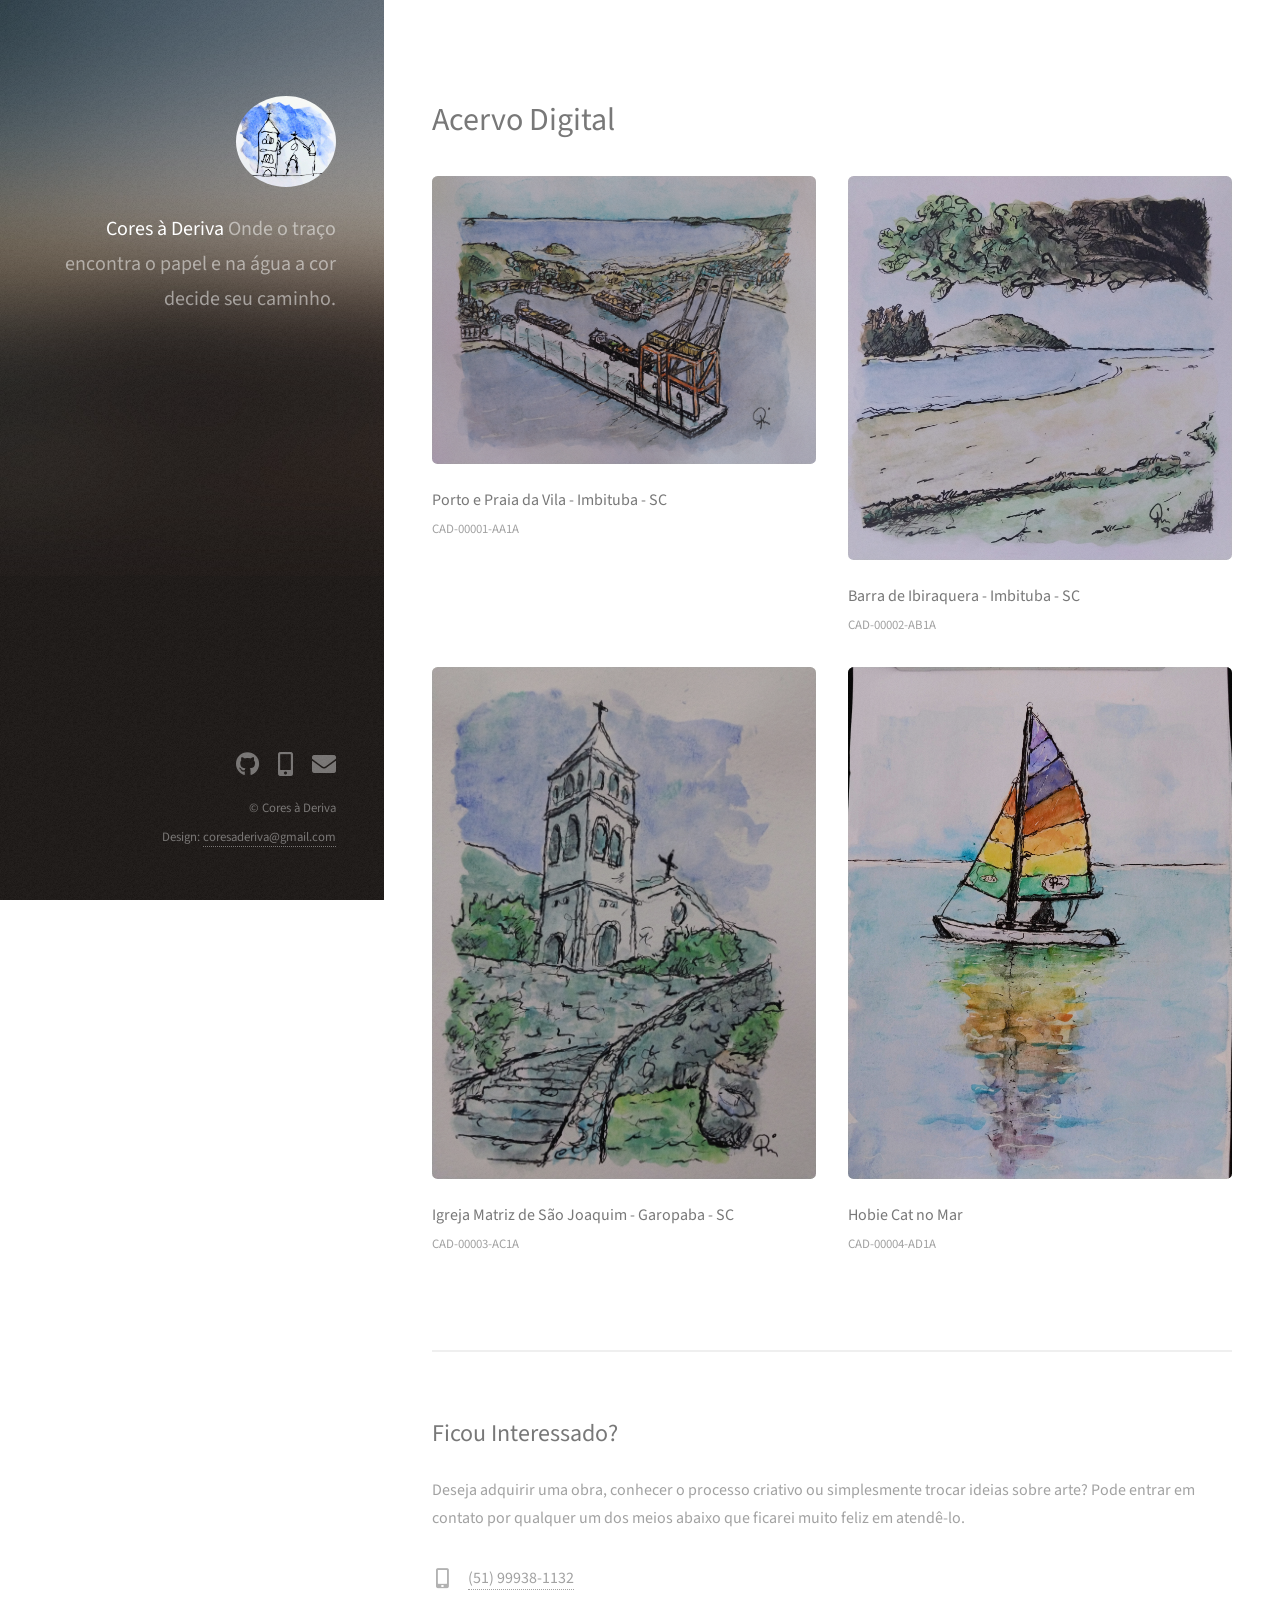
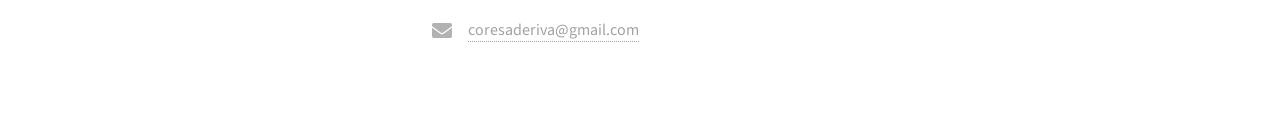
<file: acervo.html>
<!DOCTYPE HTML>
<html>
	<head>
		<title>Cores à Deriva</title>
		<meta charset="utf-8" />
		<meta name="viewport" content="width=device-width, initial-scale=1, user-scalable=no" />
		<link rel="stylesheet" href="assets/css/main.css" />
	</head>
	<body class="is-preload">

		<!-- Header -->
			<header id="header">
				<div class="inner">
					<a href="#" class="image avatar"><img src="images/avatar.jpg" alt="" /></a>
					<h1>
						<strong>Cores à Deriva</strong><br/>
						Onde o traço encontra o papel<br/>
						e na água a cor decide seu caminho.
					</h1>
				</div>
			</header>

		<!-- Main -->
			<div id="main">

				<!-- One -->
					<!--<section id="one">
						<header class="major">
							<h2>Acervo Digital</h2>
						</header>
						<p>
Este acervo constitui o registro documental da produção artística do estúdio. Reúne obras que materializam o encontro entre o traço e o papel, onde a água, em seu curso imprevisível, define os caminhos da cor. Mais que um arquivo, este espaço se propõe como testemunho de um processo criativo que dialoga com o acaso e o domínio técnico — um inventário poético da memória visual do ateliê.</p>
						<ul class="actions">
							<li><a href="#" class="button">Saber Mais</a></li>
						</ul>
					</section>-->

				<!-- Two -->
					<section id="two">
						<h1>Acervo Digital</h1>
						<div class="row">
							<article class="col-6 col-12-xsmall work-item">
								<a href="/obras/CAD-00001-AA1A.html" class="image fit thumb"><img src="images/thumbs/CAD-00001-AA1A.jpg" alt="" /></a>
								<h3>Porto e Praia da Vila - Imbituba - SC</h3>
								<p>CAD-00001-AA1A</p>
							</article>
							<article class="col-6 col-12-xsmall work-item">
								<a href="/obras/CAD-00002-AB1A.html" class="image fit thumb"><img src="images/thumbs/CAD-00002-AB1A.jpg" alt="" /></a>
								<h3>Barra de Ibiraquera - Imbituba - SC</h3>
								<p>CAD-00002-AB1A</p>
							</article>
							<article class="col-6 col-12-xsmall work-item">
								<a href="/obras/CAD-00003-AC1A.html" class="image fit thumb"><img src="images/thumbs/CAD-00003-AC1A.jpg" alt="" /></a>
								<h3>Igreja Matriz de São Joaquim - Garopaba - SC</h3>
								<p>CAD-00003-AC1A</p>
							</article>
							<article class="col-6 col-12-xsmall work-item">
								<a href="/obras/CAD-00004-AD1A.html" class="image fit thumb"><img src="images/thumbs/CAD-00004-AD1A.jpg" alt="" /></a>
								<h3>Hobie Cat no Mar</h3>
								<p>CAD-00004-AD1A</p>
							</article>
							<!--<article class="col-6 col-12-xsmall work-item">
								<a href="images/fulls/02.jpg" class="image fit thumb"><img src="images/thumbs/02.jpg" alt="" /></a>
								<h3>Ultricies lacinia interdum</h3>
								<p>Lorem ipsum dolor sit amet nisl sed nullam feugiat.</p>
							</article>
							<article class="col-6 col-12-xsmall work-item">
								<a href="images/fulls/03.jpg" class="image fit thumb"><img src="images/thumbs/03.jpg" alt="" /></a>
								<h3>Tortor metus commodo</h3>
								<p>Lorem ipsum dolor sit amet nisl sed nullam feugiat.</p>
							</article>
							<article class="col-6 col-12-xsmall work-item">
								<a href="images/fulls/04.jpg" class="image fit thumb"><img src="images/thumbs/04.jpg" alt="" /></a>
								<h3>Quam neque phasellus</h3>
								<p>Lorem ipsum dolor sit amet nisl sed nullam feugiat.</p>
							</article>
							<article class="col-6 col-12-xsmall work-item">
								<a href="images/fulls/05.jpg" class="image fit thumb"><img src="images/thumbs/05.jpg" alt="" /></a>
								<h3>Nunc enim commodo aliquet</h3>
								<p>Lorem ipsum dolor sit amet nisl sed nullam feugiat.</p>
							</article>
							<article class="col-6 col-12-xsmall work-item">
								<a href="images/fulls/06.jpg" class="image fit thumb"><img src="images/thumbs/06.jpg" alt="" /></a>
								<h3>Risus ornare lacinia</h3>
								<p>Lorem ipsum dolor sit amet nisl sed nullam feugiat.</p>
							</article>
						</div>
						<ul class="actions">
							<li><a href="#" class="button">Full Portfolio</a></li>
						</ul>-->
					</section>

				<!-- Three -->
					<section id="three">
						<h2>Ficou Interessado?</h2>
						<p>Deseja adquirir uma obra, conhecer o processo criativo ou simplesmente trocar ideias sobre arte? Pode entrar em contato por qualquer um dos meios abaixo que ficarei muito feliz em atendê-lo.</p>
						<div class="row">
							<!-- <div class="col-8 col-12-small">
								<form method="post" action="#">
									<div class="row gtr-uniform gtr-50">
										<div class="col-6 col-12-xsmall"><input type="text" name="name" id="name" placeholder="Name" /></div>
										<div class="col-6 col-12-xsmall"><input type="email" name="email" id="email" placeholder="Email" /></div>
										<div class="col-12"><textarea name="message" id="message" placeholder="Message" rows="4"></textarea></div>
									</div>
								</form>
								<ul class="actions">
									<li><input type="submit" value="Send Message" /></li>
								</ul>
							</div> -->
							<div class="col-4 col-12-small">
								<ul class="labeled-icons">
									<!-- <li>
										<h3 class="icon solid fa-home"><span class="label">Address</span></h3>
										1234 Somewhere Rd.<br />
										Nashville, TN 00000<br />
										United States
									</li> -->
									<li>
										<h3 class="icon solid fa-mobile-alt"><span class="label">WhatsApp</span></h3>
										<a href="https://wa.me/5551999381132">(51) 99938-1132</a>
									</li>
									<li>
										<h3 class="icon solid fa-envelope"><span class="label">Email</span></h3>
										<a href="mailto:coresaderiva@gmail.com">coresaderiva@gmail.com</a>
									</li>
								</ul>
							</div>
						</div>
					</section>

				<!-- Four -->
				<!--
					<section id="four">
						<h2>Elements</h2>

						<section>
							<h4>Text</h4>
							<p>This is <b>bold</b> and this is <strong>strong</strong>. This is <i>italic</i> and this is <em>emphasized</em>.
							This is <sup>superscript</sup> text and this is <sub>subscript</sub> text.
							This is <u>underlined</u> and this is code: <code>for (;;) { ... }</code>. Finally, <a href="#">this is a link</a>.</p>
							<hr />
							<header>
								<h4>Heading with a Subtitle</h4>
								<p>Lorem ipsum dolor sit amet nullam id egestas urna aliquam</p>
							</header>
							<p>Nunc lacinia ante nunc ac lobortis. Interdum adipiscing gravida odio porttitor sem non mi integer non faucibus ornare mi ut ante amet placerat aliquet. Volutpat eu sed ante lacinia sapien lorem accumsan varius montes viverra nibh in adipiscing blandit tempus accumsan.</p>
							<header>
								<h5>Heading with a Subtitle</h5>
								<p>Lorem ipsum dolor sit amet nullam id egestas urna aliquam</p>
							</header>
							<p>Nunc lacinia ante nunc ac lobortis. Interdum adipiscing gravida odio porttitor sem non mi integer non faucibus ornare mi ut ante amet placerat aliquet. Volutpat eu sed ante lacinia sapien lorem accumsan varius montes viverra nibh in adipiscing blandit tempus accumsan.</p>
							<hr />
							<h2>Heading Level 2</h2>
							<h3>Heading Level 3</h3>
							<h4>Heading Level 4</h4>
							<h5>Heading Level 5</h5>
							<h6>Heading Level 6</h6>
							<hr />
							<h5>Blockquote</h5>
							<blockquote>Fringilla nisl. Donec accumsan interdum nisi, quis tincidunt felis sagittis eget tempus euismod. Vestibulum ante ipsum primis in faucibus vestibulum. Blandit adipiscing eu felis iaculis volutpat ac adipiscing accumsan faucibus. Vestibulum ante ipsum primis in faucibus lorem ipsum dolor sit amet nullam adipiscing eu felis.</blockquote>
							<h5>Preformatted</h5>
							<pre><code>i = 0;

while (!deck.isInOrder()) {
print 'Iteration ' + i;
deck.shuffle();
i++;
}

print 'It took ' + i + ' iterations to sort the deck.';</code></pre>
						</section>

						<section>
							<h4>Lists</h4>
							<div class="row">
								<div class="col-6 col-12-xsmall">
									<h5>Unordered</h5>
									<ul>
										<li>Dolor pulvinar etiam magna etiam.</li>
										<li>Sagittis adipiscing lorem eleifend.</li>
										<li>Felis enim feugiat dolore viverra.</li>
									</ul>
									<h5>Alternate</h5>
									<ul class="alt">
										<li>Dolor pulvinar etiam magna etiam.</li>
										<li>Sagittis adipiscing lorem eleifend.</li>
										<li>Felis enim feugiat dolore viverra.</li>
									</ul>
								</div>
								<div class="col-6 col-12-xsmall">
									<h5>Ordered</h5>
									<ol>
										<li>Dolor pulvinar etiam magna etiam.</li>
										<li>Etiam vel felis at lorem sed viverra.</li>
										<li>Felis enim feugiat dolore viverra.</li>
										<li>Dolor pulvinar etiam magna etiam.</li>
										<li>Etiam vel felis at lorem sed viverra.</li>
										<li>Felis enim feugiat dolore viverra.</li>
									</ol>
									<h5>Icons</h5>
									<ul class="icons">
										<li><a href="#" class="icon brands fa-twitter"><span class="label">Twitter</span></a></li>
										<li><a href="#" class="icon brands fa-facebook-f"><span class="label">Facebook</span></a></li>
										<li><a href="#" class="icon brands fa-instagram"><span class="label">Instagram</span></a></li>
										<li><a href="#" class="icon brands fa-github"><span class="label">Github</span></a></li>
										<li><a href="#" class="icon brands fa-dribbble"><span class="label">Dribbble</span></a></li>
										<li><a href="#" class="icon brands fa-tumblr"><span class="label">Tumblr</span></a></li>
									</ul>
								</div>
							</div>
							<h5>Actions</h5>
							<ul class="actions">
								<li><a href="#" class="button primary">Default</a></li>
								<li><a href="#" class="button">Default</a></li>
							</ul>
							<ul class="actions small">
								<li><a href="#" class="button primary small">Small</a></li>
								<li><a href="#" class="button small">Small</a></li>
							</ul>
							<div class="row">
								<div class="col-6 col-12-small">
									<ul class="actions stacked">
										<li><a href="#" class="button primary">Default</a></li>
										<li><a href="#" class="button">Default</a></li>
									</ul>
								</div>
								<div class="col-6 col-12-small">
									<ul class="actions stacked">
										<li><a href="#" class="button primary small">Small</a></li>
										<li><a href="#" class="button small">Small</a></li>
									</ul>
								</div>
								<div class="col-6 col-12-small">
									<ul class="actions stacked">
										<li><a href="#" class="button primary fit">Default</a></li>
										<li><a href="#" class="button fit">Default</a></li>
									</ul>
								</div>
								<div class="col-6 col-12-small">
									<ul class="actions stacked">
										<li><a href="#" class="button primary small fit">Small</a></li>
										<li><a href="#" class="button small fit">Small</a></li>
									</ul>
								</div>
							</div>
						</section>

						<section>
							<h4>Table</h4>
							<h5>Default</h5>
							<div class="table-wrapper">
								<table>
									<thead>
										<tr>
											<th>Name</th>
											<th>Description</th>
											<th>Price</th>
										</tr>
									</thead>
									<tbody>
										<tr>
											<td>Item One</td>
											<td>Ante turpis integer aliquet porttitor.</td>
											<td>29.99</td>
										</tr>
										<tr>
											<td>Item Two</td>
											<td>Vis ac commodo adipiscing arcu aliquet.</td>
											<td>19.99</td>
										</tr>
										<tr>
											<td>Item Three</td>
											<td> Morbi faucibus arcu accumsan lorem.</td>
											<td>29.99</td>
										</tr>
										<tr>
											<td>Item Four</td>
											<td>Vitae integer tempus condimentum.</td>
											<td>19.99</td>
										</tr>
										<tr>
											<td>Item Five</td>
											<td>Ante turpis integer aliquet porttitor.</td>
											<td>29.99</td>
										</tr>
									</tbody>
									<tfoot>
										<tr>
											<td colspan="2"></td>
											<td>100.00</td>
										</tr>
									</tfoot>
								</table>
							</div>

							<h5>Alternate</h5>
							<div class="table-wrapper">
								<table class="alt">
									<thead>
										<tr>
											<th>Name</th>
											<th>Description</th>
											<th>Price</th>
										</tr>
									</thead>
									<tbody>
										<tr>
											<td>Item One</td>
											<td>Ante turpis integer aliquet porttitor.</td>
											<td>29.99</td>
										</tr>
										<tr>
											<td>Item Two</td>
											<td>Vis ac commodo adipiscing arcu aliquet.</td>
											<td>19.99</td>
										</tr>
										<tr>
											<td>Item Three</td>
											<td> Morbi faucibus arcu accumsan lorem.</td>
											<td>29.99</td>
										</tr>
										<tr>
											<td>Item Four</td>
											<td>Vitae integer tempus condimentum.</td>
											<td>19.99</td>
										</tr>
										<tr>
											<td>Item Five</td>
											<td>Ante turpis integer aliquet porttitor.</td>
											<td>29.99</td>
										</tr>
									</tbody>
									<tfoot>
										<tr>
											<td colspan="2"></td>
											<td>100.00</td>
										</tr>
									</tfoot>
								</table>
							</div>
						</section>

						<section>
							<h4>Buttons</h4>
							<ul class="actions">
								<li><a href="#" class="button primary">Primary</a></li>
								<li><a href="#" class="button">Default</a></li>
							</ul>
							<ul class="actions">
								<li><a href="#" class="button large">Large</a></li>
								<li><a href="#" class="button">Default</a></li>
								<li><a href="#" class="button small">Small</a></li>
							</ul>
							<ul class="actions fit">
								<li><a href="#" class="button primary fit">Fit</a></li>
								<li><a href="#" class="button fit">Fit</a></li>
							</ul>
							<ul class="actions fit small">
								<li><a href="#" class="button primary fit small">Fit + Small</a></li>
								<li><a href="#" class="button fit small">Fit + Small</a></li>
							</ul>
							<ul class="actions">
								<li><a href="#" class="button primary icon solid fa-download">Icon</a></li>
								<li><a href="#" class="button icon solid fa-download">Icon</a></li>
							</ul>
							<ul class="actions">
								<li><span class="button primary disabled">Primary</span></li>
								<li><span class="button disabled">Default</span></li>
							</ul>
						</section>

						<section>
							<h4>Form</h4>
							<form method="post" action="#">
								<div class="row gtr-uniform gtr-50">
									<div class="col-6 col-12-xsmall">
										<input type="text" name="demo-name" id="demo-name" value="" placeholder="Name" />
									</div>
									<div class="col-6 col-12-xsmall">
										<input type="email" name="demo-email" id="demo-email" value="" placeholder="Email" />
									</div>
									<div class="col-12">
										<select name="demo-category" id="demo-category">
											<option value="">- Category -</option>
											<option value="1">Manufacturing</option>
											<option value="1">Shipping</option>
											<option value="1">Administration</option>
											<option value="1">Human Resources</option>
										</select>
									</div>
									<div class="col-4 col-12-small">
										<input type="radio" id="demo-priority-low" name="demo-priority" checked>
										<label for="demo-priority-low">Low Priority</label>
									</div>
									<div class="col-4 col-12-small">
										<input type="radio" id="demo-priority-normal" name="demo-priority">
										<label for="demo-priority-normal">Normal Priority</label>
									</div>
									<div class="col-4 col-12-small">
										<input type="radio" id="demo-priority-high" name="demo-priority">
										<label for="demo-priority-high">High Priority</label>
									</div>
									<div class="col-6 col-12-small">
										<input type="checkbox" id="demo-copy" name="demo-copy">
										<label for="demo-copy">Email me a copy of this message</label>
									</div>
									<div class="col-6 col-12-small">
										<input type="checkbox" id="demo-human" name="demo-human" checked>
										<label for="demo-human">I am a human and not a robot</label>
									</div>
									<div class="col-12">
										<textarea name="demo-message" id="demo-message" placeholder="Enter your message" rows="6"></textarea>
									</div>
									<div class="col-12">
										<ul class="actions">
											<li><input type="submit" value="Send Message" class="primary" /></li>
											<li><input type="reset" value="Reset" /></li>
										</ul>
									</div>
								</div>
							</form>
						</section>

						<section>
							<h4>Image</h4>
							<h5>Fit</h5>
							<div class="box alt">
								<div class="row gtr-50 gtr-uniform">
									<div class="col-12"><span class="image fit"><img src="images/fulls/05.jpg" alt="" /></span></div>
									<div class="col-4"><span class="image fit"><img src="images/thumbs/01.jpg" alt="" /></span></div>
									<div class="col-4"><span class="image fit"><img src="images/thumbs/02.jpg" alt="" /></span></div>
									<div class="col-4"><span class="image fit"><img src="images/thumbs/03.jpg" alt="" /></span></div>
									<div class="col-4"><span class="image fit"><img src="images/thumbs/04.jpg" alt="" /></span></div>
									<div class="col-4"><span class="image fit"><img src="images/thumbs/05.jpg" alt="" /></span></div>
									<div class="col-4"><span class="image fit"><img src="images/thumbs/06.jpg" alt="" /></span></div>
									<div class="col-4"><span class="image fit"><img src="images/thumbs/03.jpg" alt="" /></span></div>
									<div class="col-4"><span class="image fit"><img src="images/thumbs/02.jpg" alt="" /></span></div>
									<div class="col-4"><span class="image fit"><img src="images/thumbs/01.jpg" alt="" /></span></div>
								</div>
							</div>
							<h5>Left &amp; Right</h5>
							<p><span class="image left"><img src="images/avatar.jpg" alt="" /></span>Fringilla nisl. Donec accumsan interdum nisi, quis tincidunt felis sagittis eget. tempus euismod. Vestibulum ante ipsum primis in faucibus vestibulum. Blandit adipiscing eu felis iaculis volutpat ac adipiscing accumsan eu faucibus. Integer ac pellentesque praesent tincidunt felis sagittis eget. tempus euismod. Vestibulum ante ipsum primis in faucibus vestibulum. Blandit adipiscing eu felis iaculis volutpat ac adipiscing accumsan eu faucibus. Integer ac pellentesque praesent. Donec accumsan interdum nisi, quis tincidunt felis sagittis eget. tempus euismod. Vestibulum ante ipsum primis in faucibus vestibulum. Blandit adipiscing eu felis iaculis volutpat ac adipiscing accumsan eu faucibus. Integer ac pellentesque praesent tincidunt felis sagittis eget. tempus euismod. Vestibulum ante ipsum primis in faucibus vestibulum. Blandit adipiscing eu felis iaculis volutpat ac adipiscing accumsan eu faucibus. Integer ac pellentesque praesent.</p>
							<p><span class="image right"><img src="images/avatar.jpg" alt="" /></span>Fringilla nisl. Donec accumsan interdum nisi, quis tincidunt felis sagittis eget. tempus euismod. Vestibulum ante ipsum primis in faucibus vestibulum. Blandit adipiscing eu felis iaculis volutpat ac adipiscing accumsan eu faucibus. Integer ac pellentesque praesent tincidunt felis sagittis eget. tempus euismod. Vestibulum ante ipsum primis in faucibus vestibulum. Blandit adipiscing eu felis iaculis volutpat ac adipiscing accumsan eu faucibus. Integer ac pellentesque praesent. Donec accumsan interdum nisi, quis tincidunt felis sagittis eget. tempus euismod. Vestibulum ante ipsum primis in faucibus vestibulum. Blandit adipiscing eu felis iaculis volutpat ac adipiscing accumsan eu faucibus. Integer ac pellentesque praesent tincidunt felis sagittis eget. tempus euismod. Vestibulum ante ipsum primis in faucibus vestibulum. Blandit adipiscing eu felis iaculis volutpat ac adipiscing accumsan eu faucibus. Integer ac pellentesque praesent.</p>
						</section>

					</section>
				-->

			</div>

		<!-- Footer -->
			<footer id="footer">
				<div class="inner">
					<ul class="icons">
						<li><a href="https://github.com/coresaderiva" class="icon brands fa-github"><span class="label">Github</span></a></li>
						<li><a href="https://wa.me/5551999381132" class="icon solid fa-mobile-alt"><span class="label">WhatsApp</span></a></li>
						<li><a href="mailto:coresaderiva@gmail.com" class="icon solid fa-envelope"><span class="label">Email</span></a></li>
					</ul>
					<ul class="copyright">
						<li>&copy; Cores à Deriva</li><li>Design: <a href="mailto:coresaderiva@gmail.com">coresaderiva@gmail.com</a></li>
					</ul>
				</div>
			</footer>

		<!-- Scripts -->
			<script src="assets/js/jquery.min.js"></script>
			<!-- <script src="assets/js/jquery.poptrox.min.js"></script> -->
			<script src="assets/js/browser.min.js"></script>
			<script src="assets/js/breakpoints.min.js"></script>
			<script src="assets/js/util.js"></script>
			<script src="assets/js/main.js"></script>

	</body>
</html>
</file>
<file: assets/css/main.css>
@import url("fontawesome-all.min.css");
@import url("https://fonts.googleapis.com/css?family=Source+Sans+Pro:400,400italic");

/*
	Strata by HTML5 UP
	html5up.net | @ajlkn
	Free for personal and commercial use under the CCA 3.0 license (html5up.net/license)
*/

html, body, div, span, applet, object,
iframe, h1, h2, h3, h4, h5, h6, p, blockquote,
pre, a, abbr, acronym, address, big, cite,
code, del, dfn, em, img, ins, kbd, q, s, samp,
small, strike, strong, sub, sup, tt, var, b,
u, i, center, dl, dt, dd, ol, ul, li, fieldset,
form, label, legend, table, caption, tbody,
tfoot, thead, tr, th, td, article, aside,
canvas, details, embed, figure, figcaption,
footer, header, hgroup, menu, nav, output, ruby,
section, summary, time, mark, audio, video {
	margin: 0;
	padding: 0;
	border: 0;
	font-size: 100%;
	font: inherit;
	vertical-align: baseline;}

article, aside, details, figcaption, figure,
footer, header, hgroup, menu, nav, section {
	display: block;}

body {
	line-height: 1;
}

ol, ul {
	list-style: none;
}

blockquote, q {
	quotes: none;
}

	blockquote:before, blockquote:after, q:before, q:after {
		content: '';
		content: none;
	}

table {
	border-collapse: collapse;
	border-spacing: 0;
}

body {
	-webkit-text-size-adjust: none;
}

mark {
	background-color: transparent;
	color: inherit;
}

input::-moz-focus-inner {
	border: 0;
	padding: 0;
}

input, select, textarea {
	-moz-appearance: none;
	-webkit-appearance: none;
	-ms-appearance: none;
	appearance: none;
}

/* Basic */

	html {
		box-sizing: border-box;
	}

	*, *:before, *:after {
		box-sizing: inherit;
	}

	body {
		background: #fff;
	}

		body.is-preload *, body.is-preload *:before, body.is-preload *:after {
			-moz-animation: none !important;
			-webkit-animation: none !important;
			-ms-animation: none !important;
			animation: none !important;
			-moz-transition: none !important;
			-webkit-transition: none !important;
			-ms-transition: none !important;
			transition: none !important;
		}

	body, input, select, textarea {
		color: #a2a2a2;
		font-family: "Source Sans Pro", Helvetica, sans-serif;
		font-size: 16pt;
		font-weight: 400;
		line-height: 1.75em;
	}

	a {
		-moz-transition: color 0.2s ease-in-out, border-color 0.2s ease-in-out;
		-webkit-transition: color 0.2s ease-in-out, border-color 0.2s ease-in-out;
		-ms-transition: color 0.2s ease-in-out, border-color 0.2s ease-in-out;
		transition: color 0.2s ease-in-out, border-color 0.2s ease-in-out;
		border-bottom: dotted 1px;
		color: #49bf9d;
		text-decoration: none;
	}

		a:hover {
			border-bottom-color: transparent;
			color: #49bf9d !important;
			text-decoration: none;
		}

	strong, b {
		color: #787878;
		font-weight: 400;
	}

	em, i {
		font-style: italic;
	}

	p {
		margin: 0 0 2em 0;
	}

	h1, h2, h3, h4, h5, h6 {
		color: #787878;
		font-weight: 400;
		line-height: 1em;
		margin: 0 0 1em 0;
	}

		h1 a, h2 a, h3 a, h4 a, h5 a, h6 a {
			color: inherit;
			text-decoration: none;
		}

	h1 {
		font-size: 2em;
		line-height: 1.5em;
	}

	h2 {
		font-size: 1.5em;
		line-height: 1.5em;
	}

	h3 {
		font-size: 1.25em;
		line-height: 1.5em;
	}

	h4 {
		font-size: 1.1em;
		line-height: 1.5em;
	}

	h5 {
		font-size: 0.9em;
		line-height: 1.5em;
	}

	h6 {
		font-size: 0.7em;
		line-height: 1.5em;
	}

	sub {
		font-size: 0.8em;
		position: relative;
		top: 0.5em;
	}

	sup {
		font-size: 0.8em;
		position: relative;
		top: -0.5em;
	}

	hr {
		border: 0;
		border-bottom: solid 2px #efefef;
		margin: 2em 0;
	}

		hr.major {
			margin: 3em 0;
		}

	blockquote {
		border-left: solid 6px #efefef;
		font-style: italic;
		margin: 0 0 2em 0;
		padding: 0.5em 0 0.5em 1.5em;
	}

	code {
		background: #f7f7f7;
		border-radius: 0.35em;
		border: solid 2px #efefef;
		font-family: "Courier New", monospace;
		font-size: 0.9em;
		margin: 0 0.25em;
		padding: 0.25em 0.65em;
	}

	pre {
		-webkit-overflow-scrolling: touch;
		font-family: "Courier New", monospace;
		font-size: 0.9em;
		margin: 0 0 2em 0;
	}

		pre code {
			display: block;
			line-height: 1.75em;
			padding: 1em 1.5em;
			overflow-x: auto;
		}

	.align-left {
		text-align: left;
	}

	.align-center {
		text-align: center;
	}

	.align-right {
		text-align: right;
	}

/* Container */

	.container {
		margin: 0 auto;
		max-width: calc(100% - 4em);
		width: 100%;
	}

		.container.xsmall {
			width: 25%;
		}

		.container.small {
			width: 50%;
		}

		.container.medium {
			width: 75%;
		}

		.container.large {
			width: 125%;
		}

		.container.xlarge {
			width: 150%;
		}

		.container.max {
			width: 100%;
		}

		@media screen and (max-width: 980px) {

			.container {
				width: 100% !important;
				max-width: 100% !important;
			}

		}

		@media screen and (max-width: 480px) {

			.container {
				max-width: calc(100% - 3em);
			}

		}

/* Row */

	.row {
		display: flex;
		flex-wrap: wrap;
		box-sizing: border-box;
		align-items: stretch;
	}

		.row > * {
			box-sizing: border-box;
		}

		.row.gtr-uniform > * > :last-child {
			margin-bottom: 0;
		}

		.row.aln-left {
			justify-content: flex-start;
		}

		.row.aln-center {
			justify-content: center;
		}

		.row.aln-right {
			justify-content: flex-end;
		}

		.row.aln-top {
			align-items: flex-start;
		}

		.row.aln-middle {
			align-items: center;
		}

		.row.aln-bottom {
			align-items: flex-end;
		}

		.row > .imp {
			order: -1;
		}

		.row > .col-1 {
			width: 8.33333%;
		}

		.row > .off-1 {
			margin-left: 8.33333%;
		}

		.row > .col-2 {
			width: 16.66667%;
		}

		.row > .off-2 {
			margin-left: 16.66667%;
		}

		.row > .col-3 {
			width: 25%;
		}

		.row > .off-3 {
			margin-left: 25%;
		}

		.row > .col-4 {
			width: 33.33333%;
		}

		.row > .off-4 {
			margin-left: 33.33333%;
		}

		.row > .col-5 {
			width: 41.66667%;
		}

		.row > .off-5 {
			margin-left: 41.66667%;
		}

		.row > .col-6 {
			width: 50%;
		}

		.row > .off-6 {
			margin-left: 50%;
		}

		.row > .col-7 {
			width: 58.33333%;
		}

		.row > .off-7 {
			margin-left: 58.33333%;
		}

		.row > .col-8 {
			width: 66.66667%;
		}

		.row > .off-8 {
			margin-left: 66.66667%;
		}

		.row > .col-9 {
			width: 75%;
		}

		.row > .off-9 {
			margin-left: 75%;
		}

		.row > .col-10 {
			width: 83.33333%;
		}

		.row > .off-10 {
			margin-left: 83.33333%;
		}

		.row > .col-11 {
			width: 91.66667%;
		}

		.row > .off-11 {
			margin-left: 91.66667%;
		}

		.row > .col-12 {
			width: 100%;
		}

		.row > .off-12 {
			margin-left: 100%;
		}

		.row.gtr-0 {
			margin-top: 0;
			margin-left: 0em;
		}

			.row.gtr-0 > * {
				padding: 0 0 0 0em;
			}

			.row.gtr-0.gtr-uniform {
				margin-top: 0em;
			}

				.row.gtr-0.gtr-uniform > * {
					padding-top: 0em;
				}

		.row.gtr-25 {
			margin-top: 0;
			margin-left: -0.625em;
		}

			.row.gtr-25 > * {
				padding: 0 0 0 0.625em;
			}

			.row.gtr-25.gtr-uniform {
				margin-top: -0.625em;
			}

				.row.gtr-25.gtr-uniform > * {
					padding-top: 0.625em;
				}

		.row.gtr-50 {
			margin-top: 0;
			margin-left: -1.25em;
		}

			.row.gtr-50 > * {
				padding: 0 0 0 1.25em;
			}

			.row.gtr-50.gtr-uniform {
				margin-top: -1.25em;
			}

				.row.gtr-50.gtr-uniform > * {
					padding-top: 1.25em;
				}

		.row {
			margin-top: 0;
			margin-left: -2.5em;
		}

			.row > * {
				padding: 0 0 0 2.5em;
			}

			.row.gtr-uniform {
				margin-top: -2.5em;
			}

				.row.gtr-uniform > * {
					padding-top: 2.5em;
				}

		.row.gtr-150 {
			margin-top: 0;
			margin-left: -3.75em;
		}

			.row.gtr-150 > * {
				padding: 0 0 0 3.75em;
			}

			.row.gtr-150.gtr-uniform {
				margin-top: -3.75em;
			}

				.row.gtr-150.gtr-uniform > * {
					padding-top: 3.75em;
				}

		.row.gtr-200 {
			margin-top: 0;
			margin-left: -5em;
		}

			.row.gtr-200 > * {
				padding: 0 0 0 5em;
			}

			.row.gtr-200.gtr-uniform {
				margin-top: -5em;
			}

				.row.gtr-200.gtr-uniform > * {
					padding-top: 5em;
				}

		@media screen and (max-width: 1800px) {

			.row {
				display: flex;
				flex-wrap: wrap;
				box-sizing: border-box;
				align-items: stretch;
			}

				.row > * {
					box-sizing: border-box;
				}

				.row.gtr-uniform > * > :last-child {
					margin-bottom: 0;
				}

				.row.aln-left {
					justify-content: flex-start;
				}

				.row.aln-center {
					justify-content: center;
				}

				.row.aln-right {
					justify-content: flex-end;
				}

				.row.aln-top {
					align-items: flex-start;
				}

				.row.aln-middle {
					align-items: center;
				}

				.row.aln-bottom {
					align-items: flex-end;
				}

				.row > .imp-xlarge {
					order: -1;
				}

				.row > .col-1-xlarge {
					width: 8.33333%;
				}

				.row > .off-1-xlarge {
					margin-left: 8.33333%;
				}

				.row > .col-2-xlarge {
					width: 16.66667%;
				}

				.row > .off-2-xlarge {
					margin-left: 16.66667%;
				}

				.row > .col-3-xlarge {
					width: 25%;
				}

				.row > .off-3-xlarge {
					margin-left: 25%;
				}

				.row > .col-4-xlarge {
					width: 33.33333%;
				}

				.row > .off-4-xlarge {
					margin-left: 33.33333%;
				}

				.row > .col-5-xlarge {
					width: 41.66667%;
				}

				.row > .off-5-xlarge {
					margin-left: 41.66667%;
				}

				.row > .col-6-xlarge {
					width: 50%;
				}

				.row > .off-6-xlarge {
					margin-left: 50%;
				}

				.row > .col-7-xlarge {
					width: 58.33333%;
				}

				.row > .off-7-xlarge {
					margin-left: 58.33333%;
				}

				.row > .col-8-xlarge {
					width: 66.66667%;
				}

				.row > .off-8-xlarge {
					margin-left: 66.66667%;
				}

				.row > .col-9-xlarge {
					width: 75%;
				}

				.row > .off-9-xlarge {
					margin-left: 75%;
				}

				.row > .col-10-xlarge {
					width: 83.33333%;
				}

				.row > .off-10-xlarge {
					margin-left: 83.33333%;
				}

				.row > .col-11-xlarge {
					width: 91.66667%;
				}

				.row > .off-11-xlarge {
					margin-left: 91.66667%;
				}

				.row > .col-12-xlarge {
					width: 100%;
				}

				.row > .off-12-xlarge {
					margin-left: 100%;
				}

				.row.gtr-0 {
					margin-top: 0;
					margin-left: 0em;
				}

					.row.gtr-0 > * {
						padding: 0 0 0 0em;
					}

					.row.gtr-0.gtr-uniform {
						margin-top: 0em;
					}

						.row.gtr-0.gtr-uniform > * {
							padding-top: 0em;
						}

				.row.gtr-25 {
					margin-top: 0;
					margin-left: -0.625em;
				}

					.row.gtr-25 > * {
						padding: 0 0 0 0.625em;
					}

					.row.gtr-25.gtr-uniform {
						margin-top: -0.625em;
					}

						.row.gtr-25.gtr-uniform > * {
							padding-top: 0.625em;
						}

				.row.gtr-50 {
					margin-top: 0;
					margin-left: -1.25em;
				}

					.row.gtr-50 > * {
						padding: 0 0 0 1.25em;
					}

					.row.gtr-50.gtr-uniform {
						margin-top: -1.25em;
					}

						.row.gtr-50.gtr-uniform > * {
							padding-top: 1.25em;
						}

				.row {
					margin-top: 0;
					margin-left: -2.5em;
				}

					.row > * {
						padding: 0 0 0 2.5em;
					}

					.row.gtr-uniform {
						margin-top: -2.5em;
					}

						.row.gtr-uniform > * {
							padding-top: 2.5em;
						}

				.row.gtr-150 {
					margin-top: 0;
					margin-left: -3.75em;
				}

					.row.gtr-150 > * {
						padding: 0 0 0 3.75em;
					}

					.row.gtr-150.gtr-uniform {
						margin-top: -3.75em;
					}

						.row.gtr-150.gtr-uniform > * {
							padding-top: 3.75em;
						}

				.row.gtr-200 {
					margin-top: 0;
					margin-left: -5em;
				}

					.row.gtr-200 > * {
						padding: 0 0 0 5em;
					}

					.row.gtr-200.gtr-uniform {
						margin-top: -5em;
					}

						.row.gtr-200.gtr-uniform > * {
							padding-top: 5em;
						}

		}

		@media screen and (max-width: 1280px) {

			.row {
				display: flex;
				flex-wrap: wrap;
				box-sizing: border-box;
				align-items: stretch;
			}

				.row > * {
					box-sizing: border-box;
				}

				.row.gtr-uniform > * > :last-child {
					margin-bottom: 0;
				}

				.row.aln-left {
					justify-content: flex-start;
				}

				.row.aln-center {
					justify-content: center;
				}

				.row.aln-right {
					justify-content: flex-end;
				}

				.row.aln-top {
					align-items: flex-start;
				}

				.row.aln-middle {
					align-items: center;
				}

				.row.aln-bottom {
					align-items: flex-end;
				}

				.row > .imp-large {
					order: -1;
				}

				.row > .col-1-large {
					width: 8.33333%;
				}

				.row > .off-1-large {
					margin-left: 8.33333%;
				}

				.row > .col-2-large {
					width: 16.66667%;
				}

				.row > .off-2-large {
					margin-left: 16.66667%;
				}

				.row > .col-3-large {
					width: 25%;
				}

				.row > .off-3-large {
					margin-left: 25%;
				}

				.row > .col-4-large {
					width: 33.33333%;
				}

				.row > .off-4-large {
					margin-left: 33.33333%;
				}

				.row > .col-5-large {
					width: 41.66667%;
				}

				.row > .off-5-large {
					margin-left: 41.66667%;
				}

				.row > .col-6-large {
					width: 50%;
				}

				.row > .off-6-large {
					margin-left: 50%;
				}

				.row > .col-7-large {
					width: 58.33333%;
				}

				.row > .off-7-large {
					margin-left: 58.33333%;
				}

				.row > .col-8-large {
					width: 66.66667%;
				}

				.row > .off-8-large {
					margin-left: 66.66667%;
				}

				.row > .col-9-large {
					width: 75%;
				}

				.row > .off-9-large {
					margin-left: 75%;
				}

				.row > .col-10-large {
					width: 83.33333%;
				}

				.row > .off-10-large {
					margin-left: 83.33333%;
				}

				.row > .col-11-large {
					width: 91.66667%;
				}

				.row > .off-11-large {
					margin-left: 91.66667%;
				}

				.row > .col-12-large {
					width: 100%;
				}

				.row > .off-12-large {
					margin-left: 100%;
				}

				.row.gtr-0 {
					margin-top: 0;
					margin-left: 0em;
				}

					.row.gtr-0 > * {
						padding: 0 0 0 0em;
					}

					.row.gtr-0.gtr-uniform {
						margin-top: 0em;
					}

						.row.gtr-0.gtr-uniform > * {
							padding-top: 0em;
						}

				.row.gtr-25 {
					margin-top: 0;
					margin-left: -0.5em;
				}

					.row.gtr-25 > * {
						padding: 0 0 0 0.5em;
					}

					.row.gtr-25.gtr-uniform {
						margin-top: -0.5em;
					}

						.row.gtr-25.gtr-uniform > * {
							padding-top: 0.5em;
						}

				.row.gtr-50 {
					margin-top: 0;
					margin-left: -1em;
				}

					.row.gtr-50 > * {
						padding: 0 0 0 1em;
					}

					.row.gtr-50.gtr-uniform {
						margin-top: -1em;
					}

						.row.gtr-50.gtr-uniform > * {
							padding-top: 1em;
						}

				.row {
					margin-top: 0;
					margin-left: -2em;
				}

					.row > * {
						padding: 0 0 0 2em;
					}

					.row.gtr-uniform {
						margin-top: -2em;
					}

						.row.gtr-uniform > * {
							padding-top: 2em;
						}

				.row.gtr-150 {
					margin-top: 0;
					margin-left: -3em;
				}

					.row.gtr-150 > * {
						padding: 0 0 0 3em;
					}

					.row.gtr-150.gtr-uniform {
						margin-top: -3em;
					}

						.row.gtr-150.gtr-uniform > * {
							padding-top: 3em;
						}

				.row.gtr-200 {
					margin-top: 0;
					margin-left: -4em;
				}

					.row.gtr-200 > * {
						padding: 0 0 0 4em;
					}

					.row.gtr-200.gtr-uniform {
						margin-top: -4em;
					}

						.row.gtr-200.gtr-uniform > * {
							padding-top: 4em;
						}

		}

		@media screen and (max-width: 980px) {

			.row {
				display: flex;
				flex-wrap: wrap;
				box-sizing: border-box;
				align-items: stretch;
			}

				.row > * {
					box-sizing: border-box;
				}

				.row.gtr-uniform > * > :last-child {
					margin-bottom: 0;
				}

				.row.aln-left {
					justify-content: flex-start;
				}

				.row.aln-center {
					justify-content: center;
				}

				.row.aln-right {
					justify-content: flex-end;
				}

				.row.aln-top {
					align-items: flex-start;
				}

				.row.aln-middle {
					align-items: center;
				}

				.row.aln-bottom {
					align-items: flex-end;
				}

				.row > .imp-medium {
					order: -1;
				}

				.row > .col-1-medium {
					width: 8.33333%;
				}

				.row > .off-1-medium {
					margin-left: 8.33333%;
				}

				.row > .col-2-medium {
					width: 16.66667%;
				}

				.row > .off-2-medium {
					margin-left: 16.66667%;
				}

				.row > .col-3-medium {
					width: 25%;
				}

				.row > .off-3-medium {
					margin-left: 25%;
				}

				.row > .col-4-medium {
					width: 33.33333%;
				}

				.row > .off-4-medium {
					margin-left: 33.33333%;
				}

				.row > .col-5-medium {
					width: 41.66667%;
				}

				.row > .off-5-medium {
					margin-left: 41.66667%;
				}

				.row > .col-6-medium {
					width: 50%;
				}

				.row > .off-6-medium {
					margin-left: 50%;
				}

				.row > .col-7-medium {
					width: 58.33333%;
				}

				.row > .off-7-medium {
					margin-left: 58.33333%;
				}

				.row > .col-8-medium {
					width: 66.66667%;
				}

				.row > .off-8-medium {
					margin-left: 66.66667%;
				}

				.row > .col-9-medium {
					width: 75%;
				}

				.row > .off-9-medium {
					margin-left: 75%;
				}

				.row > .col-10-medium {
					width: 83.33333%;
				}

				.row > .off-10-medium {
					margin-left: 83.33333%;
				}

				.row > .col-11-medium {
					width: 91.66667%;
				}

				.row > .off-11-medium {
					margin-left: 91.66667%;
				}

				.row > .col-12-medium {
					width: 100%;
				}

				.row > .off-12-medium {
					margin-left: 100%;
				}

				.row.gtr-0 {
					margin-top: 0;
					margin-left: 0em;
				}

					.row.gtr-0 > * {
						padding: 0 0 0 0em;
					}

					.row.gtr-0.gtr-uniform {
						margin-top: 0em;
					}

						.row.gtr-0.gtr-uniform > * {
							padding-top: 0em;
						}

				.row.gtr-25 {
					margin-top: 0;
					margin-left: -0.5em;
				}

					.row.gtr-25 > * {
						padding: 0 0 0 0.5em;
					}

					.row.gtr-25.gtr-uniform {
						margin-top: -0.5em;
					}

						.row.gtr-25.gtr-uniform > * {
							padding-top: 0.5em;
						}

				.row.gtr-50 {
					margin-top: 0;
					margin-left: -1em;
				}

					.row.gtr-50 > * {
						padding: 0 0 0 1em;
					}

					.row.gtr-50.gtr-uniform {
						margin-top: -1em;
					}

						.row.gtr-50.gtr-uniform > * {
							padding-top: 1em;
						}

				.row {
					margin-top: 0;
					margin-left: -2em;
				}

					.row > * {
						padding: 0 0 0 2em;
					}

					.row.gtr-uniform {
						margin-top: -2em;
					}

						.row.gtr-uniform > * {
							padding-top: 2em;
						}

				.row.gtr-150 {
					margin-top: 0;
					margin-left: -3em;
				}

					.row.gtr-150 > * {
						padding: 0 0 0 3em;
					}

					.row.gtr-150.gtr-uniform {
						margin-top: -3em;
					}

						.row.gtr-150.gtr-uniform > * {
							padding-top: 3em;
						}

				.row.gtr-200 {
					margin-top: 0;
					margin-left: -4em;
				}

					.row.gtr-200 > * {
						padding: 0 0 0 4em;
					}

					.row.gtr-200.gtr-uniform {
						margin-top: -4em;
					}

						.row.gtr-200.gtr-uniform > * {
							padding-top: 4em;
						}

		}

		@media screen and (max-width: 736px) {

			.row {
				display: flex;
				flex-wrap: wrap;
				box-sizing: border-box;
				align-items: stretch;
			}

				.row > * {
					box-sizing: border-box;
				}

				.row.gtr-uniform > * > :last-child {
					margin-bottom: 0;
				}

				.row.aln-left {
					justify-content: flex-start;
				}

				.row.aln-center {
					justify-content: center;
				}

				.row.aln-right {
					justify-content: flex-end;
				}

				.row.aln-top {
					align-items: flex-start;
				}

				.row.aln-middle {
					align-items: center;
				}

				.row.aln-bottom {
					align-items: flex-end;
				}

				.row > .imp-small {
					order: -1;
				}

				.row > .col-1-small {
					width: 8.33333%;
				}

				.row > .off-1-small {
					margin-left: 8.33333%;
				}

				.row > .col-2-small {
					width: 16.66667%;
				}

				.row > .off-2-small {
					margin-left: 16.66667%;
				}

				.row > .col-3-small {
					width: 25%;
				}

				.row > .off-3-small {
					margin-left: 25%;
				}

				.row > .col-4-small {
					width: 33.33333%;
				}

				.row > .off-4-small {
					margin-left: 33.33333%;
				}

				.row > .col-5-small {
					width: 41.66667%;
				}

				.row > .off-5-small {
					margin-left: 41.66667%;
				}

				.row > .col-6-small {
					width: 50%;
				}

				.row > .off-6-small {
					margin-left: 50%;
				}

				.row > .col-7-small {
					width: 58.33333%;
				}

				.row > .off-7-small {
					margin-left: 58.33333%;
				}

				.row > .col-8-small {
					width: 66.66667%;
				}

				.row > .off-8-small {
					margin-left: 66.66667%;
				}

				.row > .col-9-small {
					width: 75%;
				}

				.row > .off-9-small {
					margin-left: 75%;
				}

				.row > .col-10-small {
					width: 83.33333%;
				}

				.row > .off-10-small {
					margin-left: 83.33333%;
				}

				.row > .col-11-small {
					width: 91.66667%;
				}

				.row > .off-11-small {
					margin-left: 91.66667%;
				}

				.row > .col-12-small {
					width: 100%;
				}

				.row > .off-12-small {
					margin-left: 100%;
				}

				.row.gtr-0 {
					margin-top: 0;
					margin-left: 0em;
				}

					.row.gtr-0 > * {
						padding: 0 0 0 0em;
					}

					.row.gtr-0.gtr-uniform {
						margin-top: 0em;
					}

						.row.gtr-0.gtr-uniform > * {
							padding-top: 0em;
						}

				.row.gtr-25 {
					margin-top: 0;
					margin-left: -0.375em;
				}

					.row.gtr-25 > * {
						padding: 0 0 0 0.375em;
					}

					.row.gtr-25.gtr-uniform {
						margin-top: -0.375em;
					}

						.row.gtr-25.gtr-uniform > * {
							padding-top: 0.375em;
						}

				.row.gtr-50 {
					margin-top: 0;
					margin-left: -0.75em;
				}

					.row.gtr-50 > * {
						padding: 0 0 0 0.75em;
					}

					.row.gtr-50.gtr-uniform {
						margin-top: -0.75em;
					}

						.row.gtr-50.gtr-uniform > * {
							padding-top: 0.75em;
						}

				.row {
					margin-top: 0;
					margin-left: -1.5em;
				}

					.row > * {
						padding: 0 0 0 1.5em;
					}

					.row.gtr-uniform {
						margin-top: -1.5em;
					}

						.row.gtr-uniform > * {
							padding-top: 1.5em;
						}

				.row.gtr-150 {
					margin-top: 0;
					margin-left: -2.25em;
				}

					.row.gtr-150 > * {
						padding: 0 0 0 2.25em;
					}

					.row.gtr-150.gtr-uniform {
						margin-top: -2.25em;
					}

						.row.gtr-150.gtr-uniform > * {
							padding-top: 2.25em;
						}

				.row.gtr-200 {
					margin-top: 0;
					margin-left: -3em;
				}

					.row.gtr-200 > * {
						padding: 0 0 0 3em;
					}

					.row.gtr-200.gtr-uniform {
						margin-top: -3em;
					}

						.row.gtr-200.gtr-uniform > * {
							padding-top: 3em;
						}

		}

		@media screen and (max-width: 480px) {

			.row {
				display: flex;
				flex-wrap: wrap;
				box-sizing: border-box;
				align-items: stretch;
			}

				.row > * {
					box-sizing: border-box;
				}

				.row.gtr-uniform > * > :last-child {
					margin-bottom: 0;
				}

				.row.aln-left {
					justify-content: flex-start;
				}

				.row.aln-center {
					justify-content: center;
				}

				.row.aln-right {
					justify-content: flex-end;
				}

				.row.aln-top {
					align-items: flex-start;
				}

				.row.aln-middle {
					align-items: center;
				}

				.row.aln-bottom {
					align-items: flex-end;
				}

				.row > .imp-xsmall {
					order: -1;
				}

				.row > .col-1-xsmall {
					width: 8.33333%;
				}

				.row > .off-1-xsmall {
					margin-left: 8.33333%;
				}

				.row > .col-2-xsmall {
					width: 16.66667%;
				}

				.row > .off-2-xsmall {
					margin-left: 16.66667%;
				}

				.row > .col-3-xsmall {
					width: 25%;
				}

				.row > .off-3-xsmall {
					margin-left: 25%;
				}

				.row > .col-4-xsmall {
					width: 33.33333%;
				}

				.row > .off-4-xsmall {
					margin-left: 33.33333%;
				}

				.row > .col-5-xsmall {
					width: 41.66667%;
				}

				.row > .off-5-xsmall {
					margin-left: 41.66667%;
				}

				.row > .col-6-xsmall {
					width: 50%;
				}

				.row > .off-6-xsmall {
					margin-left: 50%;
				}

				.row > .col-7-xsmall {
					width: 58.33333%;
				}

				.row > .off-7-xsmall {
					margin-left: 58.33333%;
				}

				.row > .col-8-xsmall {
					width: 66.66667%;
				}

				.row > .off-8-xsmall {
					margin-left: 66.66667%;
				}

				.row > .col-9-xsmall {
					width: 75%;
				}

				.row > .off-9-xsmall {
					margin-left: 75%;
				}

				.row > .col-10-xsmall {
					width: 83.33333%;
				}

				.row > .off-10-xsmall {
					margin-left: 83.33333%;
				}

				.row > .col-11-xsmall {
					width: 91.66667%;
				}

				.row > .off-11-xsmall {
					margin-left: 91.66667%;
				}

				.row > .col-12-xsmall {
					width: 100%;
				}

				.row > .off-12-xsmall {
					margin-left: 100%;
				}

				.row.gtr-0 {
					margin-top: 0;
					margin-left: 0em;
				}

					.row.gtr-0 > * {
						padding: 0 0 0 0em;
					}

					.row.gtr-0.gtr-uniform {
						margin-top: 0em;
					}

						.row.gtr-0.gtr-uniform > * {
							padding-top: 0em;
						}

				.row.gtr-25 {
					margin-top: 0;
					margin-left: -0.375em;
				}

					.row.gtr-25 > * {
						padding: 0 0 0 0.375em;
					}

					.row.gtr-25.gtr-uniform {
						margin-top: -0.375em;
					}

						.row.gtr-25.gtr-uniform > * {
							padding-top: 0.375em;
						}

				.row.gtr-50 {
					margin-top: 0;
					margin-left: -0.75em;
				}

					.row.gtr-50 > * {
						padding: 0 0 0 0.75em;
					}

					.row.gtr-50.gtr-uniform {
						margin-top: -0.75em;
					}

						.row.gtr-50.gtr-uniform > * {
							padding-top: 0.75em;
						}

				.row {
					margin-top: 0;
					margin-left: -1.5em;
				}

					.row > * {
						padding: 0 0 0 1.5em;
					}

					.row.gtr-uniform {
						margin-top: -1.5em;
					}

						.row.gtr-uniform > * {
							padding-top: 1.5em;
						}

				.row.gtr-150 {
					margin-top: 0;
					margin-left: -2.25em;
				}

					.row.gtr-150 > * {
						padding: 0 0 0 2.25em;
					}

					.row.gtr-150.gtr-uniform {
						margin-top: -2.25em;
					}

						.row.gtr-150.gtr-uniform > * {
							padding-top: 2.25em;
						}

				.row.gtr-200 {
					margin-top: 0;
					margin-left: -3em;
				}

					.row.gtr-200 > * {
						padding: 0 0 0 3em;
					}

					.row.gtr-200.gtr-uniform {
						margin-top: -3em;
					}

						.row.gtr-200.gtr-uniform > * {
							padding-top: 3em;
						}

		}

/* Section/Article */

	section.special, article.special {
		text-align: center;
	}

	header p {
		color: #b2b2b2;
		position: relative;
		margin: 0 0 1.5em 0;
	}

	header h2 + p {
		font-size: 1.25em;
		margin-top: -1em;
		line-height: 1.5em;
	}

	header h3 + p {
		font-size: 1.1em;
		margin-top: -0.8em;
		line-height: 1.5em;
	}

	header h4 + p,
	header h5 + p,
	header h6 + p {
		font-size: 0.9em;
		margin-top: -0.6em;
		line-height: 1.5em;
	}

	header.major h2 {
		font-size: 2em;
	}

/* Form */

	form {
		margin: 0 0 2em 0;
	}

	label {
		color: #787878;
		display: block;
		font-size: 0.9em;
		font-weight: 400;
		margin: 0 0 1em 0;
	}

	input[type="text"],
	input[type="password"],
	input[type="email"],
	select,
	textarea {
		-moz-appearance: none;
		-webkit-appearance: none;
		-ms-appearance: none;
		appearance: none;
		background: #f7f7f7;
		border-radius: 0.35em;
		border: solid 2px transparent;
		color: inherit;
		display: block;
		outline: 0;
		padding: 0 0.75em;
		text-decoration: none;
		width: 100%;
	}

		input[type="text"]:invalid,
		input[type="password"]:invalid,
		input[type="email"]:invalid,
		select:invalid,
		textarea:invalid {
			box-shadow: none;
		}

		input[type="text"]:focus,
		input[type="password"]:focus,
		input[type="email"]:focus,
		select:focus,
		textarea:focus {
			border-color: #49bf9d;
		}

	select {
		background-image: url("data:image/svg+xml;charset=utf8,%3Csvg xmlns='http://www.w3.org/2000/svg' width='40' height='40' preserveAspectRatio='none' viewBox='0 0 40 40'%3E%3Cpath d='M9.4,12.3l10.4,10.4l10.4-10.4c0.2-0.2,0.5-0.4,0.9-0.4c0.3,0,0.6,0.1,0.9,0.4l3.3,3.3c0.2,0.2,0.4,0.5,0.4,0.9 c0,0.4-0.1,0.6-0.4,0.9L20.7,31.9c-0.2,0.2-0.5,0.4-0.9,0.4c-0.3,0-0.6-0.1-0.9-0.4L4.3,17.3c-0.2-0.2-0.4-0.5-0.4-0.9 c0-0.4,0.1-0.6,0.4-0.9l3.3-3.3c0.2-0.2,0.5-0.4,0.9-0.4S9.1,12.1,9.4,12.3z' fill='%23dfdfdf' /%3E%3C/svg%3E");
		background-size: 1.25rem;
		background-repeat: no-repeat;
		background-position: calc(100% - 1rem) center;
		height: 2.75em;
		padding-right: 2.75em;
		text-overflow: ellipsis;
	}

		select option {
			color: #787878;
			background: #fff;
		}

		select:focus::-ms-value {
			background-color: transparent;
		}

		select::-ms-expand {
			display: none;
		}

	input[type="text"],
	input[type="password"],
	input[type="email"],
	select {
		height: 2.75em;
	}

	textarea {
		padding: 0.75em;
	}

	input[type="checkbox"],
	input[type="radio"] {
		-moz-appearance: none;
		-webkit-appearance: none;
		-ms-appearance: none;
		appearance: none;
		display: block;
		float: left;
		margin-right: -2em;
		opacity: 0;
		width: 1em;
		z-index: -1;
	}

		input[type="checkbox"] + label,
		input[type="radio"] + label {
			text-decoration: none;
			color: #a2a2a2;
			cursor: pointer;
			display: inline-block;
			font-size: 1em;
			font-weight: 400;
			padding-left: 2.4em;
			padding-right: 0.75em;
			position: relative;
		}

			input[type="checkbox"] + label:before,
			input[type="radio"] + label:before {
				-moz-osx-font-smoothing: grayscale;
				-webkit-font-smoothing: antialiased;
				display: inline-block;
				font-style: normal;
				font-variant: normal;
				text-rendering: auto;
				line-height: 1;
				text-transform: none !important;
				font-family: 'Font Awesome 5 Free';
				font-weight: 900;
			}

			input[type="checkbox"] + label:before,
			input[type="radio"] + label:before {
				background: #f7f7f7;
				border-radius: 0.35em;
				border: solid 2px transparent;
				content: '';
				display: inline-block;
				font-size: 0.8em;
				height: 2.0625em;
				left: 0;
				line-height: 1.85625em;
				position: absolute;
				text-align: center;
				top: 0;
				width: 2.0625em;
			}

		input[type="checkbox"]:checked + label:before,
		input[type="radio"]:checked + label:before {
			background: #787878;
			border-color: #787878;
			color: #fff;
			content: '\f00c';
		}

		input[type="checkbox"]:focus + label:before,
		input[type="radio"]:focus + label:before {
			border-color: #49bf9d;
		}

	input[type="checkbox"] + label:before {
		border-radius: 0.35em;
	}

	input[type="radio"] + label:before {
		border-radius: 100%;
	}

	::-webkit-input-placeholder {
		color: #b2b2b2 !important;
		opacity: 1.0;
	}

	:-moz-placeholder {
		color: #b2b2b2 !important;
		opacity: 1.0;
	}

	::-moz-placeholder {
		color: #b2b2b2 !important;
		opacity: 1.0;
	}

	:-ms-input-placeholder {
		color: #b2b2b2 !important;
		opacity: 1.0;
	}

/* Box */

	.box {
		border-radius: 0.35em;
		border: solid 2px #efefef;
		margin-bottom: 2em;
		padding: 1.5em;
	}

		.box > :last-child,
		.box > :last-child > :last-child,
		.box > :last-child > :last-child > :last-child {
			margin-bottom: 0;
		}

		.box.alt {
			border: 0;
			border-radius: 0;
			padding: 0;
		}

/* Icon */

	.icon {
		text-decoration: none;
		border-bottom: none;
		position: relative;
	}

		.icon:before {
			-moz-osx-font-smoothing: grayscale;
			-webkit-font-smoothing: antialiased;
			display: inline-block;
			font-style: normal;
			font-variant: normal;
			text-rendering: auto;
			line-height: 1;
			text-transform: none !important;
			font-family: 'Font Awesome 5 Free';
			font-weight: 400;
		}

		.icon > .label {
			display: none;
		}

		.icon:before {
			line-height: inherit;
		}

		.icon.solid:before {
			font-weight: 900;
		}

		.icon.brands:before {
			font-family: 'Font Awesome 5 Brands';
		}

/* Image */

	.image {
		border-radius: 0.35em;
		border: 0;
		display: inline-block;
		position: relative;
	}

		.image:before {
			-moz-transition: opacity 0.2s ease-in-out;
			-webkit-transition: opacity 0.2s ease-in-out;
			-ms-transition: opacity 0.2s ease-in-out;
			transition: opacity 0.2s ease-in-out;
			background: url("images/overlay.png");
			border-radius: 0.35em;
			content: '';
			display: block;
			height: 100%;
			left: 0;
			opacity: 0.5;
			position: absolute;
			top: 0;
			width: 100%;
		}

		.image.thumb {
			text-align: center;
		}

			/* .image.thumb:after {
				-moz-transition: opacity 0.2s ease-in-out;
				-webkit-transition: opacity 0.2s ease-in-out;
				-ms-transition: opacity 0.2s ease-in-out;
				transition: opacity 0.2s ease-in-out;
				border-radius: 0.35em;
				border: solid 3px rgba(255, 255, 255, 0.5);
				color: #fff;
				content: 'View';
				display: inline-block;
				font-size: 0.8em;
				font-weight: 400;
				left: 50%;
				line-height: 2.25em;
				margin: -1.25em 0 0 -3em;
				opacity: 0;
				padding: 0 1.5em;
				position: absolute;
				text-align: center;
				text-decoration: none;
				top: 50%;
				white-space: nowrap;
			} */

			.image.thumb:hover:after {
				opacity: 1.0;
			}

			.image.thumb:hover:before {
				background: url("images/overlay.png"), url("images/overlay.png");
				opacity: 1.0;
			}

		.image img {
			border-radius: 0.35em;
			display: block;
		}

		.image.left {
			float: left;
			margin: 0 1.5em 1em 0;
			top: 0.25em;
		}

		.image.right {
			float: right;
			margin: 0 0 1em 1.5em;
			top: 0.25em;
		}

		.image.left, .image.right {
			max-width: 40%;
		}

			.image.left img, .image.right img {
				width: 100%;
			}

		.image.fit {
			display: block;
			margin: 0 0 2em 0;
			width: 100%;
		}

			.image.fit img {
				width: 100%;
			}

		.image.avatar {
			border-radius: 100%;
		}

			.image.avatar:before {
				display: none;
			}

			.image.avatar img {
				border-radius: 100%;
				width: 100%;
			}

/* List */

	ol {
		list-style: decimal;
		margin: 0 0 2em 0;
		padding-left: 1.25em;
	}

		ol li {
			padding-left: 0.25em;
		}

	ul {
		list-style: disc;
		margin: 0 0 2em 0;
		padding-left: 1em;
	}

		ul li {
			padding-left: 0.5em;
		}

		ul.alt {
			list-style: none;
			padding-left: 0;
		}

			ul.alt li {
				border-top: solid 2px #efefef;
				padding: 0.5em 0;
			}

				ul.alt li:first-child {
					border-top: 0;
					padding-top: 0;
				}

	dl {
		margin: 0 0 2em 0;
	}

/* Icons */

	ul.icons {
		cursor: default;
		list-style: none;
		padding-left: 0;
	}

		ul.icons li {
			display: inline-block;
			padding: 0 1em 0 0;
		}

			ul.icons li:last-child {
				padding-right: 0;
			}

			ul.icons li .icon:before {
				font-size: 1.5em;
			}

/* Labeled Icons */

	ul.labeled-icons {
		list-style: none;
		padding: 0;
	}

		ul.labeled-icons li {
			line-height: 1.75em;
			margin: 1.5em 0 0 0;
			padding-left: 2.25em;
			position: relative;
		}

			ul.labeled-icons li:first-child {
				margin-top: 0;
			}

			ul.labeled-icons li a {
				color: inherit;
			}

			ul.labeled-icons li h3 {
				color: #b2b2b2;
				left: 0;
				position: absolute;
				text-align: center;
				top: 0;
				width: 1em;
			}

/* Actions */

	ul.actions {
		display: -moz-flex;
		display: -webkit-flex;
		display: -ms-flex;
		display: flex;
		cursor: default;
		list-style: none;
		margin-left: -1em;
		padding-left: 0;
	}

		ul.actions li {
			padding: 0 0 0 1em;
			vertical-align: middle;
		}

		ul.actions.special {
			-moz-justify-content: center;
			-webkit-justify-content: center;
			-ms-justify-content: center;
			justify-content: center;
			width: 100%;
			margin-left: 0;
		}

			ul.actions.special li:first-child {
				padding-left: 0;
			}

		ul.actions.stacked {
			-moz-flex-direction: column;
			-webkit-flex-direction: column;
			-ms-flex-direction: column;
			flex-direction: column;
			margin-left: 0;
		}

			ul.actions.stacked li {
				padding: 1.3em 0 0 0;
			}

				ul.actions.stacked li:first-child {
					padding-top: 0;
				}

		ul.actions.fit {
			width: calc(100% + 1em);
		}

			ul.actions.fit li {
				-moz-flex-grow: 1;
				-webkit-flex-grow: 1;
				-ms-flex-grow: 1;
				flex-grow: 1;
				-moz-flex-shrink: 1;
				-webkit-flex-shrink: 1;
				-ms-flex-shrink: 1;
				flex-shrink: 1;
				width: 100%;
			}

				ul.actions.fit li > * {
					width: 100%;
				}

			ul.actions.fit.stacked {
				width: 100%;
			}

		@media screen and (max-width: 480px) {

			ul.actions:not(.fixed) {
				-moz-flex-direction: column;
				-webkit-flex-direction: column;
				-ms-flex-direction: column;
				flex-direction: column;
				margin-left: 0;
				width: 100% !important;
			}

				ul.actions:not(.fixed) li {
					-moz-flex-grow: 1;
					-webkit-flex-grow: 1;
					-ms-flex-grow: 1;
					flex-grow: 1;
					-moz-flex-shrink: 1;
					-webkit-flex-shrink: 1;
					-ms-flex-shrink: 1;
					flex-shrink: 1;
					padding: 1em 0 0 0;
					text-align: center;
					width: 100%;
				}

					ul.actions:not(.fixed) li > * {
						width: 100%;
					}

					ul.actions:not(.fixed) li:first-child {
						padding-top: 0;
					}

					ul.actions:not(.fixed) li input[type="submit"],
					ul.actions:not(.fixed) li input[type="reset"],
					ul.actions:not(.fixed) li input[type="button"],
					ul.actions:not(.fixed) li button,
					ul.actions:not(.fixed) li .button {
						width: 100%;
					}

						ul.actions:not(.fixed) li input[type="submit"].icon:before,
						ul.actions:not(.fixed) li input[type="reset"].icon:before,
						ul.actions:not(.fixed) li input[type="button"].icon:before,
						ul.actions:not(.fixed) li button.icon:before,
						ul.actions:not(.fixed) li .button.icon:before {
							margin-left: -0.5em;
						}

		}

/* Table */

	.table-wrapper {
		-webkit-overflow-scrolling: touch;
		overflow-x: auto;
	}

	table {
		margin: 0 0 2em 0;
		width: 100%;
	}

		table tbody tr {
			border: solid 1px #efefef;
			border-left: 0;
			border-right: 0;
		}

			table tbody tr:nth-child(2n + 1) {
				background-color: #f7f7f7;
			}

		table td {
			padding: 0.75em 0.75em;
		}

		table th {
			color: #787878;
			font-size: 0.9em;
			font-weight: 400;
			padding: 0 0.75em 0.75em 0.75em;
			text-align: left;
		}

		table thead {
			border-bottom: solid 2px #efefef;
		}

		table tfoot {
			border-top: solid 2px #efefef;
		}

		table.alt {
			border-collapse: separate;
		}

			table.alt tbody tr td {
				border: solid 2px #efefef;
				border-left-width: 0;
				border-top-width: 0;
			}

				table.alt tbody tr td:first-child {
					border-left-width: 2px;
				}

			table.alt tbody tr:first-child td {
				border-top-width: 2px;
			}

			table.alt thead {
				border-bottom: 0;
			}

			table.alt tfoot {
				border-top: 0;
			}

/* Button */

	input[type="submit"],
	input[type="reset"],
	input[type="button"],
	.button {
		-moz-appearance: none;
		-webkit-appearance: none;
		-ms-appearance: none;
		appearance: none;
		-moz-transition: background-color 0.2s ease-in-out, color 0.2s ease-in-out, border-color 0.2s ease-in-out;
		-webkit-transition: background-color 0.2s ease-in-out, color 0.2s ease-in-out, border-color 0.2s ease-in-out;
		-ms-transition: background-color 0.2s ease-in-out, color 0.2s ease-in-out, border-color 0.2s ease-in-out;
		transition: background-color 0.2s ease-in-out, color 0.2s ease-in-out, border-color 0.2s ease-in-out;
		background-color: transparent;
		border-radius: 0.35em;
		border: solid 3px #efefef;
		color: #787878 !important;
		cursor: pointer;
		display: inline-block;
		font-weight: 400;
		height: 3.15em;
		height: calc(2.75em + 6px);
		line-height: 2.75em;
		min-width: 10em;
		padding: 0 1.5em;
		text-align: center;
		text-decoration: none;
		white-space: nowrap;
	}

		input[type="submit"]:hover,
		input[type="reset"]:hover,
		input[type="button"]:hover,
		.button:hover {
			border-color: #49bf9d;
			color: #49bf9d !important;
		}

		input[type="submit"]:active,
		input[type="reset"]:active,
		input[type="button"]:active,
		.button:active {
			background-color: rgba(73, 191, 157, 0.1);
			border-color: #49bf9d;
			color: #49bf9d !important;
		}

		input[type="submit"].icon,
		input[type="reset"].icon,
		input[type="button"].icon,
		.button.icon {
			padding-left: 1.35em;
		}

			input[type="submit"].icon:before,
			input[type="reset"].icon:before,
			input[type="button"].icon:before,
			.button.icon:before {
				margin-right: 0.5em;
			}

		input[type="submit"].fit,
		input[type="reset"].fit,
		input[type="button"].fit,
		.button.fit {
			min-width: 0;
			width: 100%;
		}

		input[type="submit"].small,
		input[type="reset"].small,
		input[type="button"].small,
		.button.small {
			font-size: 0.8em;
		}

		input[type="submit"].large,
		input[type="reset"].large,
		input[type="button"].large,
		.button.large {
			font-size: 1.35em;
		}

		input[type="submit"].primary,
		input[type="reset"].primary,
		input[type="button"].primary,
		.button.primary {
			background-color: #49bf9d;
			border-color: #49bf9d;
			color: #ffffff !important;
		}

			input[type="submit"].primary:hover,
			input[type="reset"].primary:hover,
			input[type="button"].primary:hover,
			.button.primary:hover {
				background-color: #5cc6a7;
				border-color: #5cc6a7;
			}

			input[type="submit"].primary:active,
			input[type="reset"].primary:active,
			input[type="button"].primary:active,
			.button.primary:active {
				background-color: #3eb08f;
				border-color: #3eb08f;
			}

		input[type="submit"].disabled, input[type="submit"]:disabled,
		input[type="reset"].disabled,
		input[type="reset"]:disabled,
		input[type="button"].disabled,
		input[type="button"]:disabled,
		.button.disabled,
		.button:disabled {
			background-color: #e7e7e7 !important;
			border-color: #e7e7e7 !important;
			color: #b2b2b2 !important;
			cursor: default;
		}
.button.secondary {
    background-color: #1a2f3f;
    border-color: #1a2f3f;
    color: #ffffff !important;
}

.button.secondary:hover {
    background-color: #2c4a63;
    border-color: #2c4a63;
    color: #ffffff !important;
}

.button.secondary:active {
    background-color: #0f1e2a;
    border-color: #0f1e2a;
    color: #ffffff !important;
}

.button.secondary.disabled,
.button.secondary:disabled {
    background-color: #e7e7e7 !important;
    border-color: #e7e7e7 !important;
    color: #b2b2b2 !important;
    cursor: default;
}

/* Work Item */

	.work-item {
		margin: 0 0 2em 0;
	}

		.work-item .image {
			margin: 0 0 1.5em 0;
		}

		.work-item h3 {
			font-size: 1em;
			margin: 0 0 0.5em 0;
		}

		.work-item p {
			font-size: 0.8em;
			line-height: 1.5em;
			margin: 0;
		}

/* Header */

	#header {
		display: -moz-flex;
		display: -webkit-flex;
		display: -ms-flex;
		display: flex;
		-moz-flex-direction: column;
		-webkit-flex-direction: column;
		-ms-flex-direction: column;
		flex-direction: column;
		-moz-align-items: -moz-flex-end;
		-webkit-align-items: -webkit-flex-end;
		-ms-align-items: -ms-flex-end;
		align-items: flex-end;
		-moz-justify-content: space-between;
		-webkit-justify-content: space-between;
		-ms-justify-content: space-between;
		justify-content: space-between;
		background-color: #1f1815;
		background-attachment: scroll,								scroll;
		background-image: url("images/overlay.png"), url("../../images/bg.jpg");
		background-position: top left,							top left;
		background-repeat: repeat,								no-repeat;
		background-size: auto,								150%;
		color: rgba(255, 255, 255, 0.5);
		height: 100%;
		left: 0;
		padding: 8em 4em;
		position: fixed;
		text-align: right;
		top: 0;
		width: 35%;
	}

		#header > * {
			-moz-flex-shrink: 0;
			-webkit-flex-shrink: 0;
			-ms-flex-shrink: 0;
			flex-shrink: 0;
			width: 100%;
		}

		#header > .inner {
			-moz-flex-grow: 1;
			-webkit-flex-grow: 1;
			-ms-flex-grow: 1;
			flex-grow: 1;
			margin: 0 0 2em 0;
		}

		#header strong, #header b {
			color: #ffffff;
		}

		#header h2, #header h3, #header h4, #header h5, #header h6 {
			color: #ffffff;
		}

		#header h1 {
			color: rgba(255, 255, 255, 0.5);
			font-size: 1.35em;
			line-height: 1.75em;
			margin: 0;
		}

		#header .image.avatar {
			margin: 0 0 1em 0;
			width: 6.25em;
		}

/* Footer */

	#footer .icons {
		margin: 1em 0 0 0;
	}

		#footer .icons a {
			color: rgba(255, 255, 255, 0.4);
		}

	#footer .copyright {
		color: rgba(255, 255, 255, 0.4);
		font-size: 0.8em;
		list-style: none;
		margin: 1em 0 0 0;
		padding: 0;
	}

		#footer .copyright li {
			border-left: solid 1px rgba(255, 255, 255, 0.25);
			display: inline-block;
			line-height: 1em;
			margin-left: 0.75em;
			padding-left: 0.75em;
		}

			#footer .copyright li:first-child {
				border-left: 0;
				margin-left: 0;
				padding-left: 0;
			}

			#footer .copyright li a {
				color: inherit;
			}

/* Main */

	#main {
		margin-left: 35%;
		max-width: 54em;
		padding: 8em 4em 4em 4em;
		width: calc(100% - 35%);
	}

		#main > section {
			border-top: solid 2px #efefef;
			margin: 4em 0 0 0;
			padding: 4em 0 0 0;
		}

			#main > section:first-child {
				border-top: 0;
				margin-top: 0;
				padding-top: 0;
			}

/* Poptrox */

	@-moz-keyframes spin {
		0% {
			-moz-transform: rotate(0deg);
			-webkit-transform: rotate(0deg);
			-ms-transform: rotate(0deg);
			transform: rotate(0deg);
		}

		100% {
			-moz-transform: rotate(360deg);
			-webkit-transform: rotate(360deg);
			-ms-transform: rotate(360deg);
			transform: rotate(360deg);
		}
	}

	@-webkit-keyframes spin {
		0% {
			-moz-transform: rotate(0deg);
			-webkit-transform: rotate(0deg);
			-ms-transform: rotate(0deg);
			transform: rotate(0deg);
		}

		100% {
			-moz-transform: rotate(360deg);
			-webkit-transform: rotate(360deg);
			-ms-transform: rotate(360deg);
			transform: rotate(360deg);
		}
	}

	@-ms-keyframes spin {
		0% {
			-moz-transform: rotate(0deg);
			-webkit-transform: rotate(0deg);
			-ms-transform: rotate(0deg);
			transform: rotate(0deg);
		}

		100% {
			-moz-transform: rotate(360deg);
			-webkit-transform: rotate(360deg);
			-ms-transform: rotate(360deg);
			transform: rotate(360deg);
		}
	}

	@keyframes spin {
		0% {
			-moz-transform: rotate(0deg);
			-webkit-transform: rotate(0deg);
			-ms-transform: rotate(0deg);
			transform: rotate(0deg);
		}

		100% {
			-moz-transform: rotate(360deg);
			-webkit-transform: rotate(360deg);
			-ms-transform: rotate(360deg);
			transform: rotate(360deg);
		}
	}

	.poptrox-popup {
		-moz-box-sizing: content-box;
		-webkit-box-sizing: content-box;
		-ms-box-sizing: content-box;
		box-sizing: content-box;
		-webkit-tap-highlight-color: rgba(255, 255, 255, 0);
		background: #fff;
		border-radius: 0.35em;
		box-shadow: 0 0.1em 0.15em 0 rgba(0, 0, 0, 0.15);
		overflow: hidden;
		padding-bottom: 3em;
	}

		.poptrox-popup .loader {
			text-decoration: none;
			-moz-animation: spin 1s linear infinite;
			-webkit-animation: spin 1s linear infinite;
			-ms-animation: spin 1s linear infinite;
			animation: spin 1s linear infinite;
			font-size: 1.5em;
			height: 1em;
			left: 50%;
			line-height: 1em;
			margin: -0.5em 0 0 -0.5em;
			position: absolute;
			top: 50%;
			width: 1em;
		}

			.poptrox-popup .loader:before {
				-moz-osx-font-smoothing: grayscale;
				-webkit-font-smoothing: antialiased;
				display: inline-block;
				font-style: normal;
				font-variant: normal;
				text-rendering: auto;
				line-height: 1;
				text-transform: none !important;
				font-family: 'Font Awesome 5 Free';
				font-weight: 900;
			}

			.poptrox-popup .loader:before {
				content: '\f1ce';
			}

		.poptrox-popup .caption {
			background: #fff;
			bottom: 0;
			cursor: default;
			font-size: 0.9em;
			height: 3em;
			left: 0;
			line-height: 2.8em;
			position: absolute;
			text-align: center;
			width: 100%;
			z-index: 1;
		}

		.poptrox-popup .nav-next,
		.poptrox-popup .nav-previous {
			text-decoration: none;
			-moz-transition: opacity 0.2s ease-in-out;
			-webkit-transition: opacity 0.2s ease-in-out;
			-ms-transition: opacity 0.2s ease-in-out;
			transition: opacity 0.2s ease-in-out;
			-webkit-tap-highlight-color: rgba(255, 255, 255, 0);
			background: rgba(0, 0, 0, 0.01);
			cursor: pointer;
			height: 100%;
			opacity: 0;
			position: absolute;
			top: 0;
			width: 50%;
		}

			.poptrox-popup .nav-next:before,
			.poptrox-popup .nav-previous:before {
				-moz-osx-font-smoothing: grayscale;
				-webkit-font-smoothing: antialiased;
				display: inline-block;
				font-style: normal;
				font-variant: normal;
				text-rendering: auto;
				line-height: 1;
				text-transform: none !important;
				font-family: 'Font Awesome 5 Free';
				font-weight: 900;
			}

			.poptrox-popup .nav-next:before,
			.poptrox-popup .nav-previous:before {
				color: #fff;
				font-size: 2.5em;
				height: 1em;
				line-height: 1em;
				margin-top: -0.75em;
				position: absolute;
				text-align: center;
				top: 50%;
				width: 1.5em;
			}

		.poptrox-popup .nav-next {
			right: 0;
		}

			.poptrox-popup .nav-next:before {
				content: '\f105';
				right: 0;
			}

		.poptrox-popup .nav-previous {
			left: 0;
		}

			.poptrox-popup .nav-previous:before {
				content: '\f104';
				left: 0;
			}

		.poptrox-popup .closer {
			text-decoration: none;
			-moz-transition: opacity 0.2s ease-in-out;
			-webkit-transition: opacity 0.2s ease-in-out;
			-ms-transition: opacity 0.2s ease-in-out;
			transition: opacity 0.2s ease-in-out;
			-webkit-tap-highlight-color: rgba(255, 255, 255, 0);
			color: #fff;
			height: 4em;
			line-height: 4em;
			opacity: 0;
			position: absolute;
			right: 0;
			text-align: center;
			top: 0;
			width: 4em;
			z-index: 2;
		}

			.poptrox-popup .closer:before {
				-moz-osx-font-smoothing: grayscale;
				-webkit-font-smoothing: antialiased;
				display: inline-block;
				font-style: normal;
				font-variant: normal;
				text-rendering: auto;
				line-height: 1;
				text-transform: none !important;
				font-family: 'Font Awesome 5 Free';
				font-weight: 900;
			}

			.poptrox-popup .closer:before {
				-moz-box-sizing: content-box;
				-webkit-box-sizing: content-box;
				-ms-box-sizing: content-box;
				box-sizing: content-box;
				border-radius: 100%;
				border: solid 3px rgba(255, 255, 255, 0.5);
				content: '\f00d';
				display: block;
				font-size: 1em;
				height: 1.75em;
				left: 50%;
				line-height: 1.75em;
				margin: -0.875em 0 0 -0.875em;
				position: absolute;
				top: 50%;
				width: 1.75em;
			}

		.poptrox-popup:hover .nav-next,
		.poptrox-popup:hover .nav-previous {
			opacity: 0.5;
		}

			.poptrox-popup:hover .nav-next:hover,
			.poptrox-popup:hover .nav-previous:hover {
				opacity: 1.0;
			}

		.poptrox-popup:hover .closer {
			opacity: 0.5;
		}

			.poptrox-popup:hover .closer:hover {
				opacity: 1.0;
			}

/* Touch */

	body.is-touch .image.thumb:before {
		opacity: 0.5 !important;
	}

	body.is-touch .image.thumb:after {
		display: none !important;
	}

	body.is-touch #header {
		background-attachment: scroll;
		background-size: auto, cover;
	}

	body.is-touch .poptrox-popup .nav-next,
	body.is-touch .poptrox-popup .nav-previous,
	body.is-touch .poptrox-popup .closer {
		opacity: 1.0 !important;
	}

/* XLarge */

	@media screen and (max-width: 1800px) {

		/* Basic */

			body, input, select, textarea {
				font-size: 12pt;
			}

	}

/* Large */

	@media screen and (max-width: 1280px) {

		/* Header */

			#header {
				padding: 6em 3em 3em 3em;
				width: 30%;
			}

				#header h1 {
					font-size: 1.25em;
				}

					#header h1 br {
						display: none;
					}

				#header > .inner {
					margin-bottom: 0;
				}

		/* Footer */

			#footer .copyright li {
				border-left-width: 0;
				display: block;
				line-height: 2.25em;
				margin-left: 0;
				padding-left: 0;
			}

		/* Main */

			#main {
				margin-left: 30%;
				max-width: none;
				padding: 6em 3em 3em 3em;
				width: calc(100% - 30%);
			}

	}

/* Medium */

	@media screen and (max-width: 980px) {

		/* Basic */

			h1 br, h2 br, h3 br, h4 br, h5 br, h6 br {
				display: none;
			}

		/* List */

			ul.icons li .icon {
				font-size: 1.25em;
			}

		/* Header */

			#header {
				background-attachment: scroll;
				background-position: top left, center center;
				background-size: auto,		cover;
				left: auto;
				padding: 6em 4em;
				position: relative;
				text-align: center;
				top: auto;
				width: 100%;
				display: block;
			}

				#header h1 {
					font-size: 1.75em;
				}

					#header h1 br {
						display: inline;
					}

		/* Footer */

			#footer {
				background-attachment: scroll;
				background-color: #1f1815;
				background-image: url("images/overlay.png"), url("../../images/bg.jpg");
				background-position: top left,						bottom center;
				background-repeat: repeat,							no-repeat;
				background-size: auto,							cover;
				bottom: auto;
				left: auto;
				padding: 4em 4em 6em 4em;
				position: relative;
				text-align: center;
				width: 100%;
			}

				#footer .icons {
					margin: 0 0 1em 0;
				}

				#footer .copyright {
					margin: 0 0 1em 0;
				}

					#footer .copyright li {
						border-left-width: 1px;
						display: inline-block;
						line-height: 1em;
						margin-left: 0.75em;
						padding-left: 0.75em;
					}

		/* Main */

			#main {
				margin: 0;
				padding: 6em 4em;
				width: 100%;
			}

	}

/* Small */

	@media screen and (max-width: 736px) {

		/* Basic */

			h1 {
				font-size: 1.5em;
			}

			h2 {
				font-size: 1.2em;
			}

			h3 {
				font-size: 1em;
			}

		/* Section/Article */

			section.special, article.special {
				text-align: center;
			}

			header.major h2 {
				font-size: 1.35em;
			}

		/* List */

			ul.labeled-icons li {
				padding-left: 2em;
			}

				ul.labeled-icons li h3 {
					line-height: 1.75em;
				}

		/* Header */

			#header {
				padding: 2.25em 1.5em;
			}

				#header h1 {
					font-size: 1.35em;
				}

		/* Footer */

			#footer {
				padding: 2.25em 1.5em;
			}

		/* Main */

			#main {
				padding: 2.25em 1.5em 0.25em 1.5em;
			}

				#main > section {
					margin: 2.25em 0 0 0;
					padding: 2.25em 0 0 0;
				}

		/* Poptrox */

			.poptrox-popup {
				border-radius: 0;
			}

				.poptrox-popup .nav-next:before,
				.poptrox-popup .nav-previous:before {
					margin-top: -1em;
				}

	}

/* XSmall */

	@media screen and (max-width: 480px) {

		/* Header */

			#header {
				padding: 4.5em 1.5em;
			}

				#header h1 br {
					display: none;
				}

		/* Footer */

			#footer .copyright li {
				border-left-width: 0;
				display: block;
				line-height: 2.25em;
				margin-left: 0;
				padding-left: 0;
			}

	}



	.image-hero {
				width: 100%;
				height: 70vh;
				min-height: 500px;
				overflow: hidden;
				position: relative;
				margin-bottom: 2rem;
			}

			.image-hero img {
				width: 100%;
				height: 100%;
				object-fit: contain;
				object-position: center;
			}

            .title {
                display: flex;
                align-items: center;
                flex-direction: column;
             }

			.title h2 {
				font-size: 2.5rem;
				margin-bottom: 0.5rem;
				color: #333;
				text-shadow: 2px 2px 4px rgba(0,0,0,0.5);
			}

			.title p {
				font-size: 1.2rem;
				opacity: 0.9;
				margin-bottom: 0;
                color: #555;
				text-shadow: 1px 1px 2px rgba(0,0,0,0.3);
			}

			.info-section {
				padding: 2rem 2rem 4rem 2rem;
				max-width: 800px;
				margin: 0 auto;
				background: white;
			}

			.info-header {
				text-align: center;
				margin-bottom: 3rem;
				border-bottom: 2px solid #efefef;
				padding-bottom: 2rem;
			}

			.info-header h3 {
				font-size: 2rem;
				color: #2c3e50;
				margin-bottom: 0.5rem;
			}

			.info-header .reference {
				color: #888;
				font-size: 1.1rem;
				font-family: "Courier New", monospace;
				letter-spacing: 1px;
			}

			/* LISTA SIMPLES - SEM HOVER */
			.info-list {
				list-style: none;
				padding: 0;
				margin: 0 0 2rem 0;
			}

			.info-list li {
				border-bottom: 1px solid #efefef;
				padding: 1rem 0;
				display: flex;
				align-items: center;
			}

			.info-list .info-label {
				min-width: 140px;
				font-weight: 600;
				color: #2c3e50;
				font-size: 1.1rem;
				display: flex;
				align-items: center;
			}

			.info-list .info-label i {
				margin-right: 10px;
				color: #49bf9d;
				width: 20px;
				text-align: center;
			}

			.info-list .info-value {
				color: #555;
				font-size: 1.1rem;
				flex: 1;
				padding-left: 1rem;
				border-left: 2px solid #49bf9d;
			}

			/* DESCRIÇÃO SIMPLES */
			.description-box {
				background: #f9f9f9;
				padding: 2rem;
				border-radius: 5px;
				margin: 2rem 0;
				border-left: 5px solid #49bf9d;
			}

			.description-box h4 {
				color: #2c3e50;
				margin-bottom: 1rem;
				font-size: 1.3rem;
			}

			.description-box p {
				margin-bottom: 0;
				line-height: 1.8;
				color: #555;
			}

			/* TAGS SIMPLES - SEM HOVER */
			.tags {
				display: flex;
				flex-wrap: wrap;
				gap: 0.5rem;
				margin: 2rem 0;
			}

			.tag {
				background: #49bf9d;
				color: white;
				padding: 0.3rem 1rem;
				border-radius: 20px;
				font-size: 0.9rem;
			}

			/* AÇÕES */
			.info-actions {
				display: flex;
				gap: 1rem;
				margin-top: 3rem;
				justify-content: center;
			}

			.info-actions .button {
				min-width: 150px;
			}

			/* NAVEGAÇÃO SIMPLES - SEM HOVER */
			.navigation {
				display: flex;
				justify-content: space-between;
				margin-top: 3rem;
				padding-top: 2rem;
				border-top: 2px solid #efefef;
			}

			.nav-link {
				color: #49bf9d;
				text-decoration: none;
				display: flex;
				align-items: center;
				gap: 0.5rem;
			}

			/* RESPONSIVIDADE */
			@media (max-width: 768px) {
				.image-hero {
					height: 50vh;
					min-height: 300px;
				}
				.image-hero .overlay {
					padding: 1.5rem;
				}
				.image-hero .overlay h2 {
					font-size: 1.8rem;
				}
				.info-section {
					padding: 1.5rem;
				}
				.info-list li {
					flex-direction: column;
					align-items: flex-start;
					gap: 0.3rem;
				}
				.info-list .info-label {
					min-width: auto;
				}
				.info-list .info-value {
					padding-left: 1.5rem;
					width: 100%;
				}
				.info-actions {
					flex-direction: column;
				}
				.info-actions .button {
					width: 100%;
				}
				.navigation {
					flex-direction: column;
					gap: 1rem;
					align-items: center;
				}
			}

			/* HISTÓRIA DE VIDA */
			.history-box {
				background: #f9f9f9;
				padding: 2rem;
				border-radius: 5px;
				margin: 2rem auto;
				border-left: 5px solid #1a2f3f;
				max-width: 600px;
			}

			.history-box h4 {
				color: #2c3e50;
				margin-bottom: 1.5rem;
				font-size: 1.3rem;
				text-align: center;
			}

			.history-list {
				list-style: none;
				padding: 0;
				margin: 0;
			}

			.history-list li {
				display: flex;
				align-items: baseline;
				padding: 0.8rem 0;
				border-bottom: 1px dashed #ddd;
			}

			.history-list li:last-child {
				border-bottom: none;
			}

			.history-date {
				min-width: 100px;
				font-weight: 600;
				color: #1a2f3f;
				font-family: "Courier New", monospace;
				font-size: 0.95rem;
			}

			.history-event {
				color: #555;
				font-size: 1rem;
				padding-left: 1rem;
				border-left: 2px solid #1a2f3f;
				flex: 1;
			}

			@media (max-width: 768px) {
				.history-list li {
					flex-direction: column;
					align-items: flex-start;
					gap: 0.3rem;
				}
				
				.history-event {
					padding-left: 0;
					border-left: none;
				}
			}
</file>
